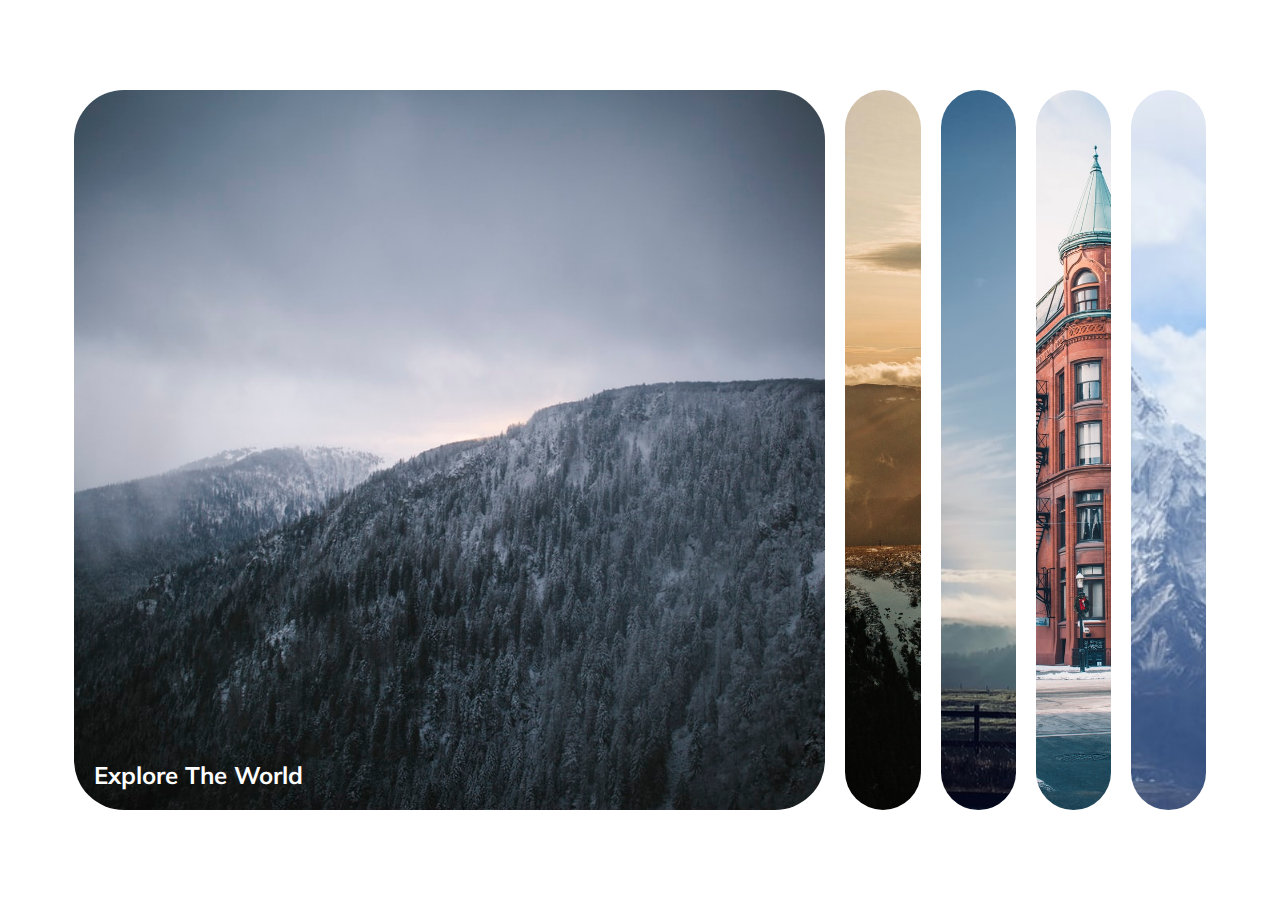
<file: 1 - Expanding Cards/index.html>
<!DOCTYPE html>
<html lang="en">

<head>
    <meta charset="UTF-8">
    <meta name="viewport" content="width=device-width, initial-scale=1.0">
    <meta http-equiv="X-UA-Compatible" content="ie=edge">
    <link rel="stylesheet" href="style.css">
    <title>Expanding Cards</title>
</head>

<body>
    <div class="container">
        <div class="panel active" style="background-image: url('explore.jpg')">
            <h3>Explore The World</h3>
        </div>
        <div class="panel" style="background-image: url('wild.jpg')">
            <h3>Wild Forest</h3>
        </div>
        <div class="panel" style="background-image: url('sunny.jpg')">
            <h3>Sunny Beach</h3>
        </div>
        <div class="panel" style="background-image: url('city.jpg')">
            <h3>City on Winter</h3>
        </div>
        <div class="panel" style="background-image: url('mountain.jpg')">
            <h3>Mountains - Clouds</h3>
        </div>
    </div>
    
    <script src="script.js"></script>
</body>

</html>
</file>
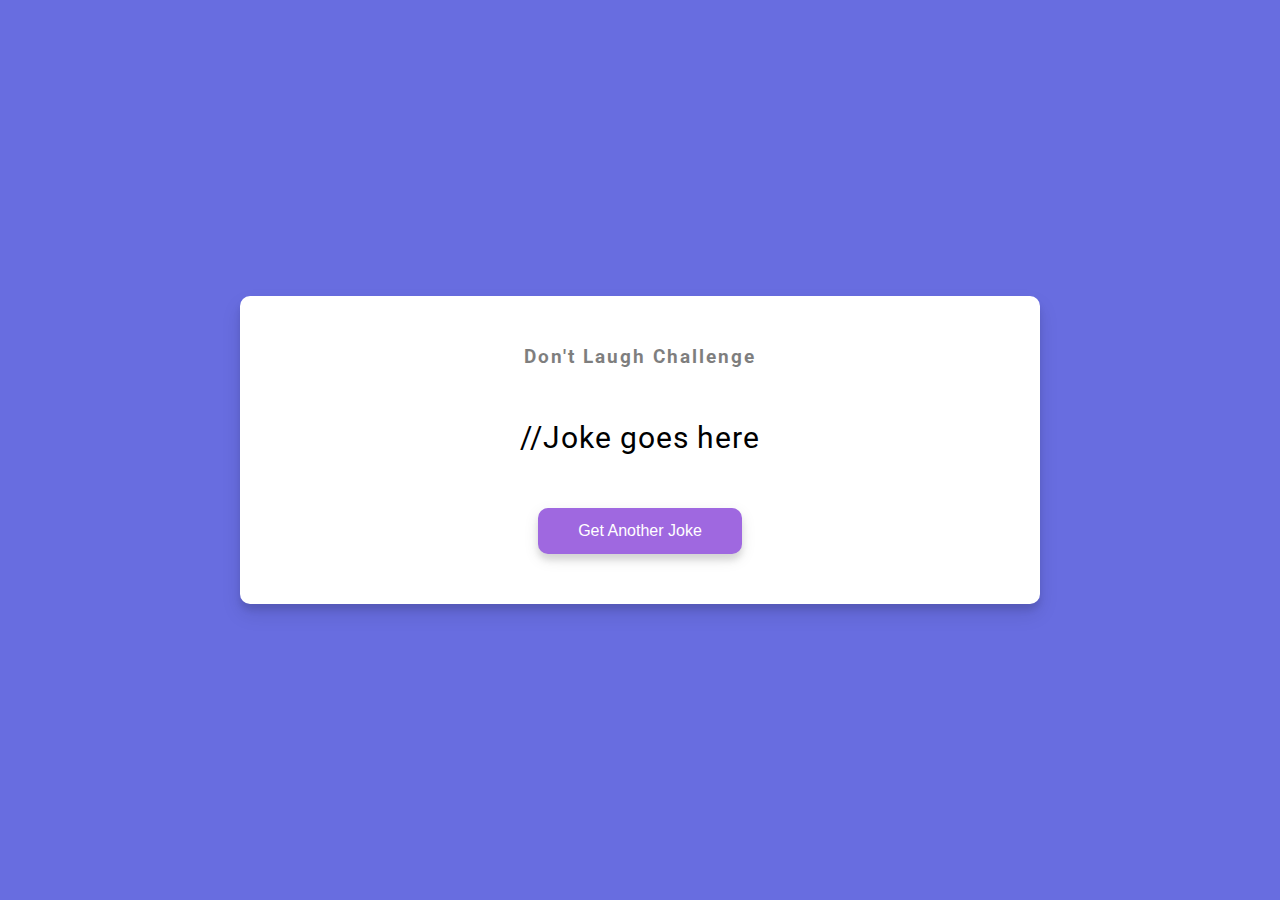
<file: 10 - Dad Jokes/index.html>
<!DOCTYPE html>
<html lang="en">
<head>
    <meta charset="UTF-8">
    <meta name="viewport" content="width=device-width, initial-scale=1.0">
    <meta http-equiv="X-UA-Compatible" content="ie=edge">
    <link rel="stylesheet" href="style.css">
    <title>Dad Jokes</title>
</head>
<body>
    <div class="container">
        <h3>Don't Laugh Challenge</h3>
        <div id="joke" class="joke">
            //Joke goes here
        </div>
        <button id="jokeBtn" class="btn">Get Another Joke</button>
    </div>
<script src="script.js"></script>
</body>
</html>
</file>
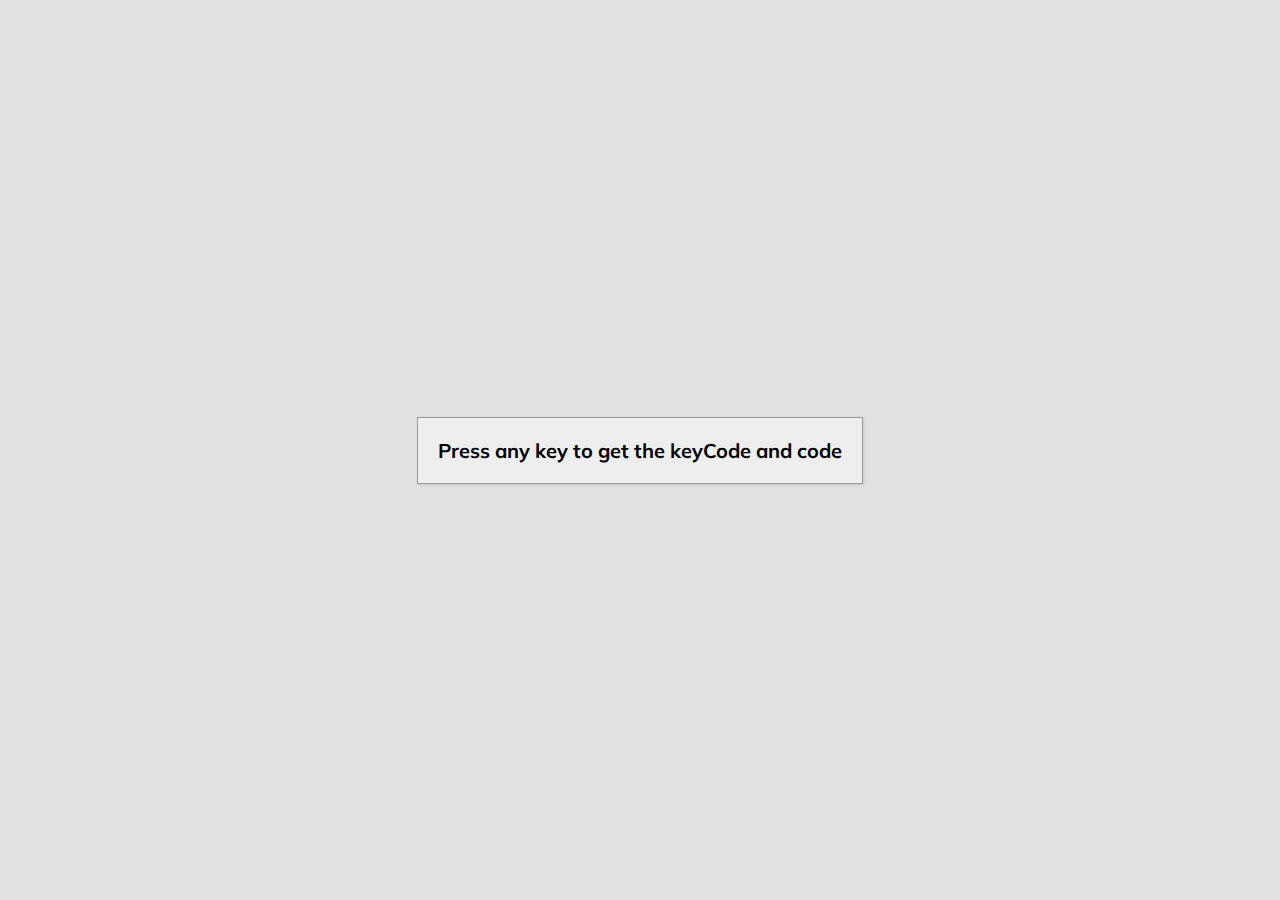
<file: 11 - Event KeyCodes/index.html>
<!DOCTYPE html>
<html lang="en">
<head>
    <meta charset="UTF-8">
    <meta name="viewport" content="width=device-width, initial-scale=1.0">
    <meta http-equiv="X-UA-Compatible" content="ie=edge">
    <link rel="stylesheet" href="style.css">
    <title>Event KeyCodes</title>
</head>
<body>
    <div id="insert">
        <div class="class">
            <div class="key">
                Press any key to get the keyCode and code 
            </div>
        </div>
    </div>
<script src="script.js"></script>
</body>
</html>
</file>
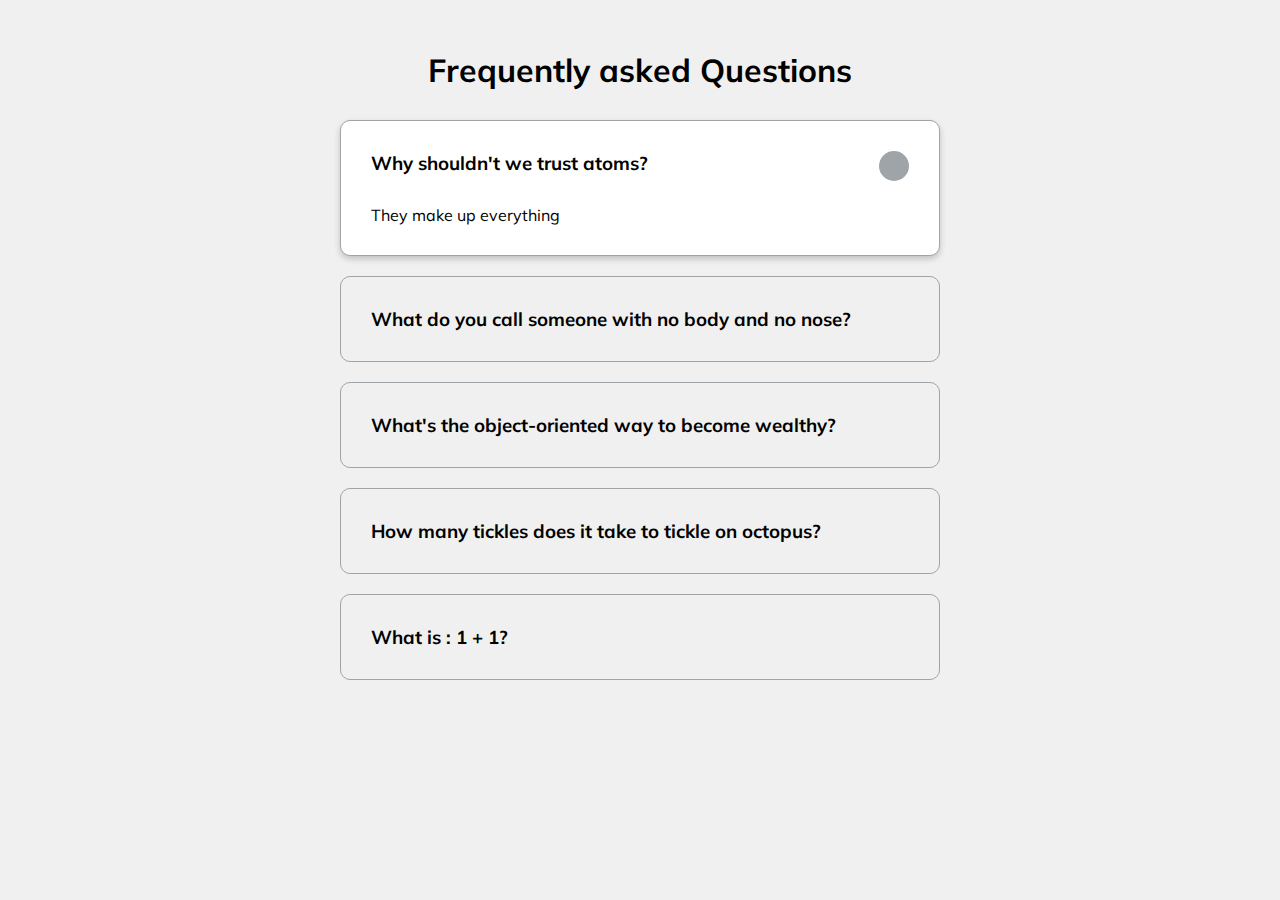
<file: 12 - FAQ Collapse/index.html>
<!DOCTYPE html>
<html lang="en">
<head>
    <meta charset="UTF-8">
    <meta name="viewport" content="width=device-width, initial-scale=1.0">
    <meta http-equiv="X-UA-Compatible" content="ie=edge">
    <link rel="stylesheet" href="https://cdnjs.cloudflare.com/ajax/libs/font-awesome/5.14.0/css/all.min.css" integrity="sha512-1PKOgIY59xJ8Co8+NE6FZ+LOAZKjy+KY8iq0G4B3CyeY6wYHN3yt9PW0XpSriVlkMXe40PTKnXrLnZ9+fkDaog==" crossorigin="anonymous" />
    <link rel="stylesheet" href="style.css">
    <title>FAQ</title>
</head>
<body>
    <h1>Frequently asked Questions</h1>
    <div class="faq-container">
        <div class="faq active">
            <h3 class="faq-title">
                Why shouldn't we trust atoms?
            </h3>
            <p class="faq-text">
                They make up everything
            </p>
            <button class="faq-toggle">
                <i class="fas fa-chevron-down"></i>
                <i class="fas fa-times"></i>
            </button>
        </div>
        <div class="faq">
            <h3 class="faq-title">
                What do you call someone with no body and no nose?
            </h3>
            <p class="faq-text">
                They make up everything
            </p>
            <button class="faq-toggle">
                <i class="fas fa-chevron-down"></i>
                <i class="fas fa-times"></i>
            </button>
        </div>
        <div class="faq">
            <h3 class="faq-title">
                What's the object-oriented way to become wealthy?
            </h3>
            <p class="faq-text">
                They make up everything
            </p>
            <button class="faq-toggle">
                <i class="fas fa-chevron-down"></i>
                <i class="fas fa-times"></i>
            </button>
        </div>
        <div class="faq">
            <h3 class="faq-title">
                How many tickles does it take to tickle on octopus?
            </h3>
            <p class="faq-text">
                They make up everything
            </p>
            <button class="faq-toggle">
                <i class="fas fa-chevron-down"></i>
                <i class="fas fa-times"></i>
            </button>
        </div>
        <div class="faq">
            <h3 class="faq-title">
                What is : 1 + 1?
            </h3>
            <p class="faq-text">
                They make up everything
            </p>
            <button class="faq-toggle">
                <i class="fas fa-chevron-down"></i>
                <i class="fas fa-times"></i>
            </button>
        </div>
    </div>
<script src="script.js"></script>
</body>
</html>
</file>
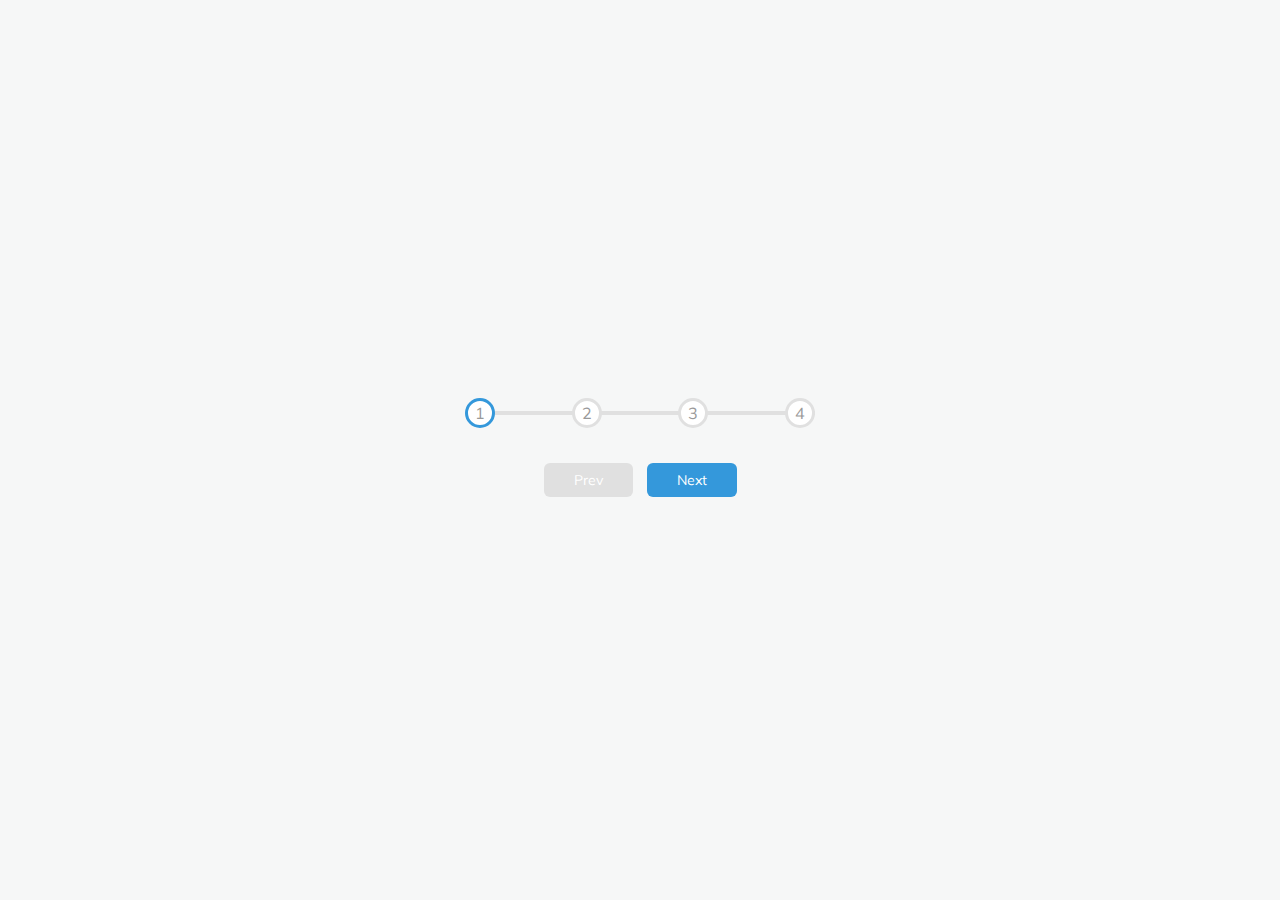
<file: 2 - Progress Steps/index.html>
<!DOCTYPE html>
<html lang="en">
<head>
    <meta charset="UTF-8">
    <meta name="viewport" content="width=device-width, initial-scale=1.0">
    <meta http-equiv="X-UA-Compatible" content="ie=edge">
    <link rel="stylesheet" href="style.css">
    <title>Progress Steps</title>
</head>
<body>
    <div class="container">
        <div class="progress-container">
            <div class="progress" id="progress"></div>
            <div class="circle active">1</div>
            <div class="circle">2</div>
            <div class="circle">3</div>
            <div class="circle">4</div>
        </div>
        <button class="btn" id="prev" disabled>Prev</button>  
        <button class="btn" id="next">Next</button>              
    </div>
<script src="script.js"></script>
</body>
</html>
</file>
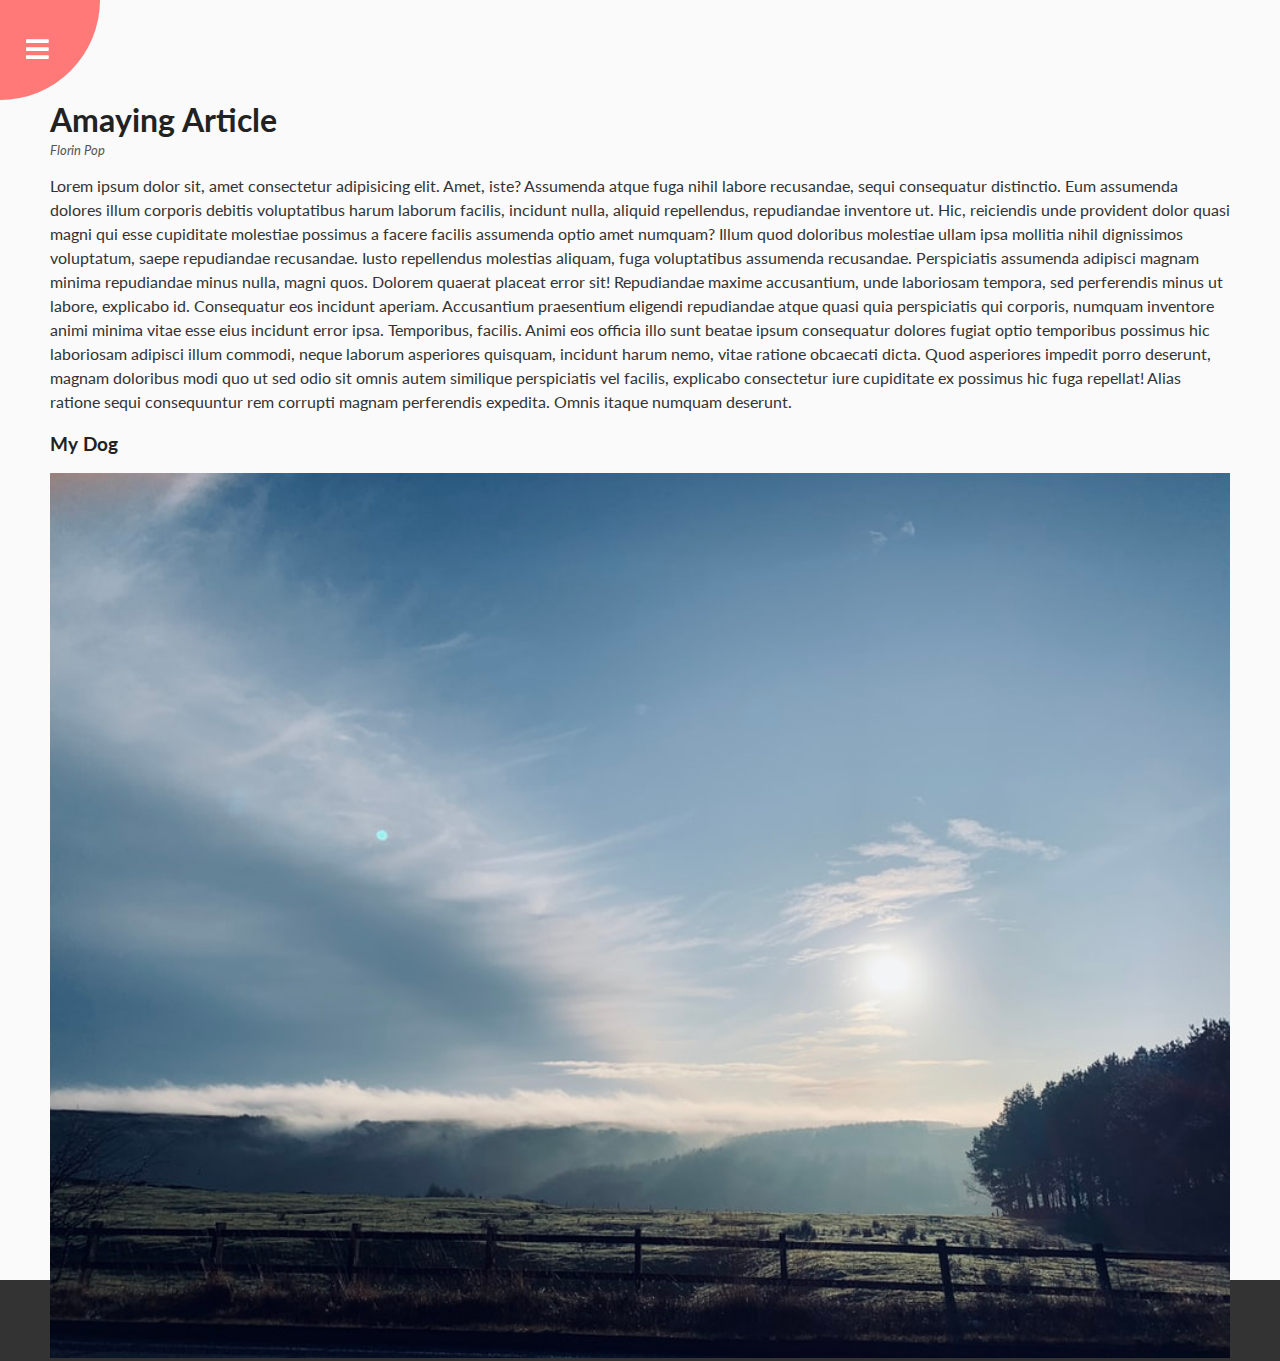
<file: 3 - Rotating Navigation/index.html>
<!DOCTYPE html>
<html lang="en">
<head>
    <meta charset="UTF-8">
    <meta name="viewport" content="width=device-width, initial-scale=1.0">
    <meta http-equiv="X-UA-Compatible" content="ie=edge">
    <link rel="stylesheet" href="https://cdnjs.cloudflare.com/ajax/libs/font-awesome/5.15.1/css/all.min.css">
    <link rel="stylesheet" href="style.css">
    <title>Rotating Navigation</title>
</head>
<body>
    <div class="container">
        <div class="circle-container">
            <div class="circle">
                <button id="close">
                    <i class="fas fa-times"></i>
                </button>
                <button id="open">
                    <i class="fas fa-bars"></i>
                </button>
            </div>
        </div>
        <div class="content">
            <h1>Amaying Article</h1>
            <small>Florin Pop</small>
            <p>Lorem ipsum dolor sit, amet consectetur adipisicing elit. Amet, iste? Assumenda atque fuga nihil labore recusandae, sequi consequatur distinctio. Eum assumenda dolores illum corporis debitis voluptatibus harum laborum facilis, incidunt nulla, aliquid repellendus, repudiandae inventore ut. Hic, reiciendis unde provident dolor quasi magni qui esse cupiditate molestiae possimus a facere facilis assumenda optio amet numquam? Illum quod doloribus molestiae ullam ipsa mollitia nihil dignissimos voluptatum, saepe repudiandae recusandae. Iusto repellendus molestias aliquam, fuga voluptatibus assumenda recusandae. Perspiciatis assumenda adipisci magnam minima repudiandae minus nulla, magni quos. Dolorem quaerat placeat error sit! Repudiandae maxime accusantium, unde laboriosam tempora, sed perferendis minus ut labore, explicabo id. Consequatur eos incidunt aperiam. Accusantium praesentium eligendi repudiandae atque quasi quia perspiciatis qui corporis, numquam inventore animi minima vitae esse eius incidunt error ipsa. Temporibus, facilis. Animi eos officia illo sunt beatae ipsum consequatur dolores fugiat optio temporibus possimus hic laboriosam adipisci illum commodi, neque laborum asperiores quisquam, incidunt harum nemo, vitae ratione obcaecati dicta. Quod asperiores impedit porro deserunt, magnam doloribus modi quo ut sed odio sit omnis autem similique perspiciatis vel facilis, explicabo consectetur iure cupiditate ex possimus hic fuga repellat! Alias ratione sequi consequuntur rem corrupti magnam perferendis expedita. Omnis itaque numquam deserunt.</p>
            <h3>My Dog</h3>
            <img src="sunny.jpg" alt="">
        </div>
    </div>
    <nav>
        <ul>
            <li><i class="fas fa-home"></i>Home</li>
            <li><i class="fas fa-user-alt"></i>About</li>
            <li><i class="fas fa-envelope"></i>Contact</li>
        </ul>
    </nav>
<script src="script.js"></script>
</body>
</html>
</file>
<file: 1 - Expanding Cards/style.css>
@import url('https://fonts.googleapis.com/css2?family=Muli&display=swap');

* {
    box-sizing: border-box;
}

body {
    font-family: 'Muli', sans-serif;
    display: flex;
    align-items: center;
    justify-content: center;
    height: 100vh;  
    overflow: hidden;  
    margin: 0;
}

.container {
    display: flex; 
    width: 90vw;     
}

.panel {
    background-size: auto 100%;
    background-position: center;
    background-repeat: no-repeat;
    height: 80vh;
    border-radius: 50px;
    color: #fff;
    cursor: pointer;
    flex: 0.5;
    margin: 10px;
    position: relative;
    transition: flex 0.7s ease-in;
}

.panel h3 {
    font-size: 24px;
    position: absolute;
    bottom: 20px;
    left: 20px;
    margin: 0;
    opacity: 0;
}

.panel.active {
    flex: 5;
}

.panel.active h3 {
    opacity: 1;
    transition: opacity 0.3s ease-in 0.4;
}

@media (max-width: 480px) {
    .container {
        width: 100vw;
    }

    .panel:nth-of-type(4),
    .panel:nth-of-type(5){
        display: none;
    }
}
</file>
<file: 10 - Dad Jokes/style.css>
@import url('https://fonts.googleapis.com/css2?family=Roboto&display=swap');

* {
    box-sizing: border-box;
}

body {
    background-color: #686de0;
    font-family: 'Roboto', sans-serif;
    display: flex;
    flex-direction: column;
    align-items: center;
    justify-content: center;
    height: 100vh;  
    overflow: hidden;  
    margin: 0;
    padding: 20px;
}

.container {
    background-color: #fff;
    border-radius: 10px;   
    box-shadow: 0 10px 20px rgba(0, 0, 0, 0.1), 0 6px 6px rgba(0, 0, 0, 0.1);
    padding: 50px 20px;
    text-align: center;
    max-width: 100%;
    width: 800px;
}

h3 {
    margin: 0;
    opacity: 0.5;
    letter-spacing: 2px; 
}

.joke {
    font-size: 30px;
    letter-spacing: 1px;
    line-height: 40px;
    margin: 50px auto;
    min-width: 600px;
}

.btn {
    background-color: #9f68e0;
    color: #fff;
    border: 0;
    border-radius: 10px;
    box-shadow: 0 5px 15px rgba(0, 0, 0, 0.1), 0 6px 6px rgba(0, 0, 0, 0.1);
    padding: 14px 40px;   
    font-size: 16px; 
    cursor: pointer;
}

.btn:active {
    transform: scale(0.98);
}

.btn:focus {
    outline: 0;
}
</file>
<file: 11 - Event KeyCodes/style.css>
@import url('https://fonts.googleapis.com/css2?family=Muli&display=swap');

* {
    box-sizing: border-box;
}

body {
    background-color: #e1e1e1;
    font-family: 'Muli', sans-serif;
    display: flex;
    flex-direction: column;
    align-items: center;
    justify-content: center;
    text-align: center;
    height: 100vh;  
    overflow: hidden;  
    margin: 0;
}

.key {
    border: 1px solid #999;
    background-color: #eee;
    box-shadow: 1px 1px 3px rgba(0, 0, 0, 0.1);
    display: inline-flex;
    align-items: center;
    font-size: 20px;
    font-weight: bold;
    padding: 20px;
    flex-direction: column;
    margin: 10px;
    min-width: 150px;
    position: relative;
}

.key small {
    position: absolute;
    top: -24px;
    left: 0;
    text-align: center;
    width: 100%;
    color: #555;
    font-size: 14px;
}
</file>
<file: 12 - FAQ Collapse/style.css>
@import url('https://fonts.googleapis.com/css2?family=Muli&display=swap');

* {
    box-sizing: border-box;
}

body {
    font-family: 'Muli', sans-serif;
    background-color: #f0f0f0;
}

h1 {
    margin: 50px 0 30px;
    text-align: center;
}

.faq-container {
    max-width: 600px;
    margin: 0 auto;
}

.faq {
    background-color: transparent;
    border: 1px solid #9fa4a8;
    border-radius: 10px;
    margin: 20px 0;    
    padding: 30px;
    position: relative;
    overflow: hidden;
    transition: 0.3s ease;
}

.faq.active {
    background-color: #fff;
    box-shadow: 0 3px 6px rgba(0, 0, 0, 0.1), 0 3px 6px rgba(0, 0, 0, 0.1);
}

.faq.active::before,
.faq.active::after {
    content: '\f075';
    font-family: 'Font Awesome 5 Free';
    color: #2ecc71;
    font-size: 7rem;
    position: absolute;
    opacity: 0.2;
    top: 20px;
    left: 20px;
    z-index: 0;
}

.faq.active::before {
    color: #3498db;
    top: -10px;
    left: -30px;
    transform: rotateY(180deg);
}

.faq-title {
    margin: 0 35px 0 0;
}

.faq-text {
    display: none;
    margin: 30px 0 0;
}

.faq.active .faq-text {
    display: block;
}

.faq-toggle:focus {
    outline: 0;
}

.faq-toggle {
    background-color: transparent;
    border: 0;
    border-radius: 50%;
    cursor: pointer; 
    display: flex;
    align-items: center;  
    justify-content: center;
    font-size: 16px;
    padding: 0;
    position: absolute;
    top: 30px;
    right: 30px;
    height: 30px;
    width: 30px;
}

.faq-toggle .fa-times {
    color: #fff;
    display: none;   
}

.faq.active .faq-toggle .fa-times {
    display: block;   
}

.faq.active .faq-toggle .fa-chevron-down {
    display: none;   
}

.faq.active .faq-toggle {
    background-color: #9fa4a8;   
}
</file>
<file: 2 - Progress Steps/style.css>
@import url('https://fonts.googleapis.com/css2?family=Muli&display=swap');

:root {
    --line-border-fill: #3498db;
    --line-border-empty: #e0e0e0;
}

* {
    box-sizing: border-box;
}

body {
    background-color: #f6f7f7;
    font-family: 'Muli', sans-serif;
    display: flex;
    align-items: center;
    justify-content: center;
    height: 100vh;  
    overflow: hidden;  
    margin: 0;
}

.container {
    text-align: center;
}

.progress-container {
    display: flex;
    justify-content: space-between;
    position: relative;
    margin-bottom: 30px;
    min-width: 100%;
    width: 350px;   
}

.progress-container::before {
    content: '';
    background-color: var(--line-border-empty);
    position: absolute;
    top: 50%;
    left: 0;
    transform: translateY(-50%);
    height: 4px;
    width: 100%;
    z-index: -1;
}

.progress {
    background-color: var(--line-border-fill);
    position: absolute;
    top: 50%;
    left: 0;
    transform: translateY(-50%);
    height: 4px;
    width: 0%;
    z-index: -1;
    transition: .4s ease;
}

.circle {
    background-color: #fff;
    color: #999;
    border-radius: 50%;
    height: 30px;
    width: 30px;
    display: flex;
    align-items: center;
    justify-content: center;
    border: 3px solid var(--line-border-empty);
    transition: .4s ease; 
}
.circle.active {
    border-color: var(--line-border-fill);
}

.btn {
    background-color: var(--line-border-fill);
    color: #fff;
    border: 0;
    border-radius: 6px;
    cursor: pointer;
    font-family: inherit;
    padding: 8px 30px;
    margin: 5px;
    font-size: 14px;
}

.btn:active {
    transform: scale(0.98);
}

.btn:focus{
    outline: 0;
}

.btn:disabled {
    background-color: var(--line-border-empty);
    cursor: not-allowed;
}
</file>
<file: 3 - Rotating Navigation/style.css>
@import url('https://fonts.googleapis.com/css2?family=Lato&display=swap');

* {
    box-sizing: border-box;
}

body {
    font-family: 'Lato', sans-serif;
    background-color: #333;   
    color: #222;
    overflow-x: hidden;  
    margin: 0;
}
.container {
    background-color: #fafafa;
    transform-origin: top left;
    transition: transform .5s linear;
    width: 100vw;
    height: 100vw;
    padding: 50px;
}

.container.show-nav {
    transform: rotate(-20deg);
}

.circle-container {
    position: fixed;
    top: -100px;
    left: -100px;
}

.circle {
    background-color: #ff7979;
    height: 200px;
    width: 200px;
    border-radius: 50%;
    position: relative;
    transition: transform .5s linear;
}

.container.show-nav .circle {
    transform: rotate(-70deg);
}

.circle button {
    cursor: pointer;
    position: absolute; 
    top: 50%;
    left: 50%;
    height: 100px;
    background: transparent;
    border: 0;
    font-size: 26px;
    color: #fff;
}

.circle button:focus {
    outline: none;
}

.circle button#open {
    left: 60%;
}

.circle button#close {
    top: 60%;
    transform: rotate(90deg);
    transform-origin: top left;
}

.container.show-nav + nav li {
    transform: translateX(0);
    transition-delay: .3s;
}

nav {
    position: fixed;
    bottom: 40px;
    left: 0;
    z-index: 100;
}

nav ul {
    list-style-type: none;
    padding-left: 30px ;
}

nav ul li {
    text-transform: uppercase;
    color: #fff;
    margin: 40px 0;
    transform: translateX(-100%);
    transition: transform .4s ease-in;
}

nav ul li i {
    font-size: 20px;
    margin-right: 10px;
}

nav ul li + li {
    margin-left: 15px;
    transform: translateX(-150%);
}

nav ul li + li + li {
    margin-left: 30px;  
    transform: translateX(-200%);
}

.content img {
    min-width: 100%;
}

.content {
    min-width: 1000px;
    margin: 50px auto;
}

.content h1 {
    margin: 0;
}

.content small {
    color: #555;
    font-style: italic;
}

.content p {
    color: #333;
    line-height: 1.5;
}
</file>
